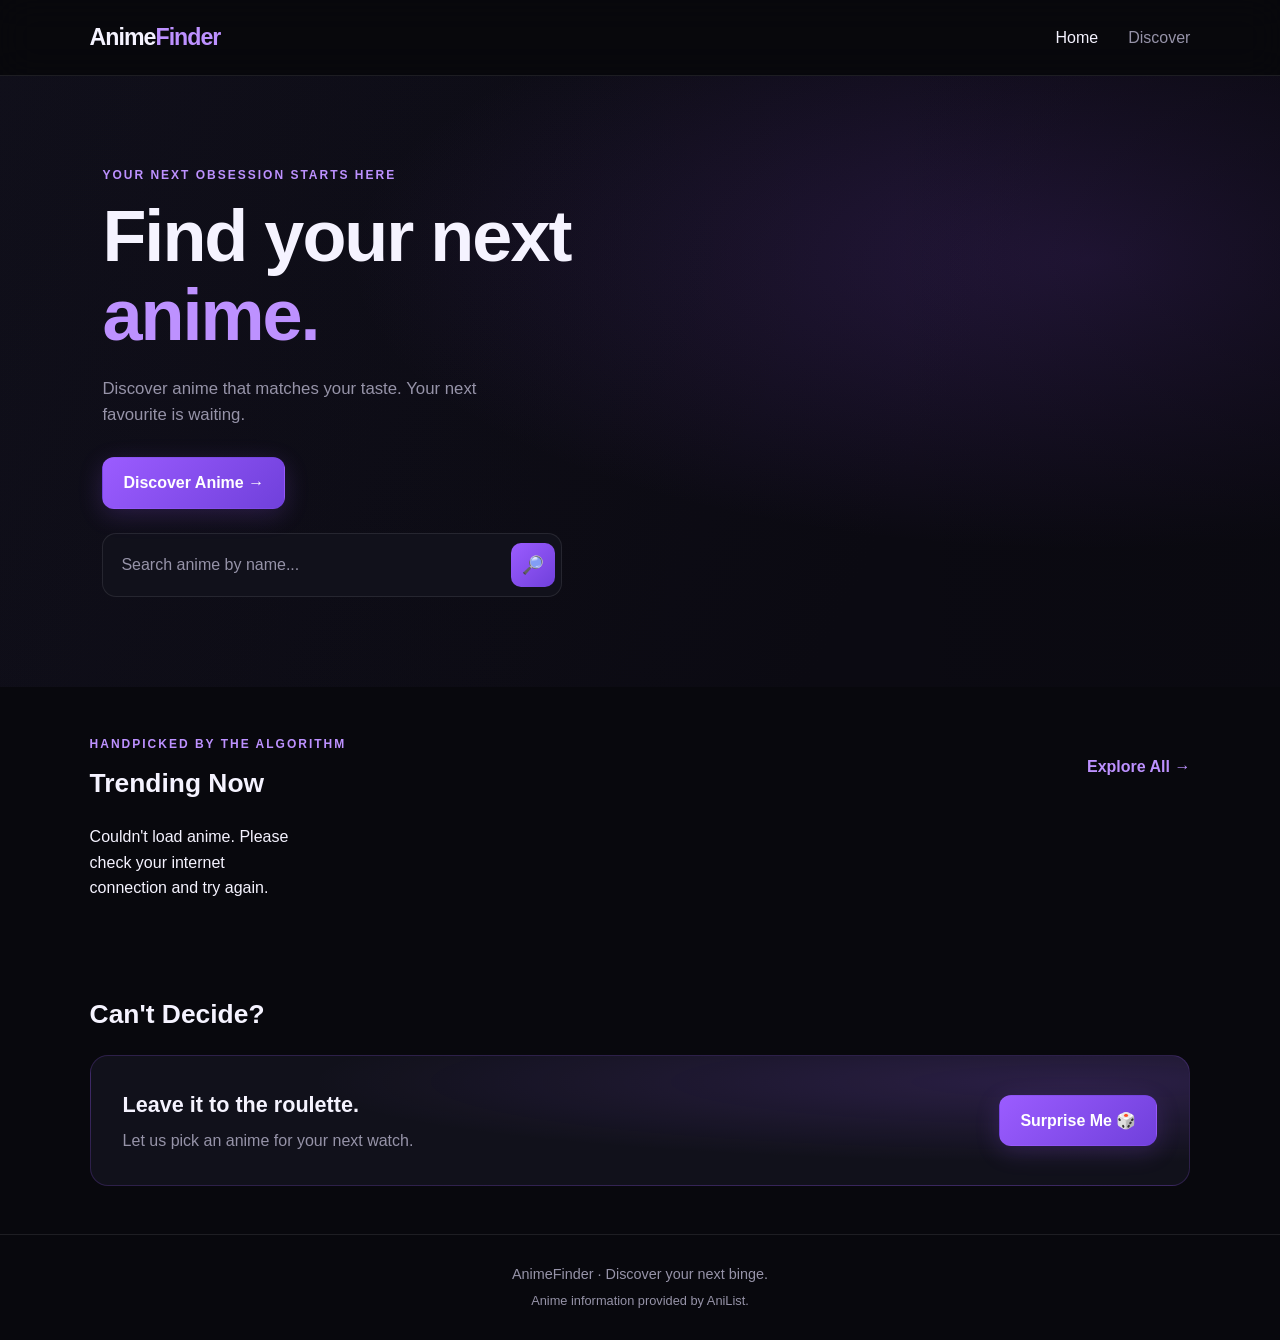
<file: anifinder/index.html>
<!DOCTYPE html>
<html lang="en">
<head>
    <meta charset="UTF-8">
    <meta name="viewport" content="width=device-width, initial-scale=1.0">

    <title>AnimeFinder | Discover Your Next Anime</title>

    <link rel="stylesheet" href="css/style.css">
</head>

<body>

    <header class="navbar">
        <a href="index.html" class="logo">Anime<span>Finder</span></a>

        <nav>
            <a href="index.html" class="active">Home</a>
            <a href="discover.html">Discover</a>
        </nav>
    </header>

    <main>

        <section class="hero" id="hero">
            <div class="hero-content">
                <span class="eyebrow">YOUR NEXT OBSESSION STARTS HERE</span>

                <h1>Find your next <span>anime.</span></h1>

                <p>
                    Discover anime that matches your taste.
                    Your next favourite is waiting.
                </p>

                <a href="discover.html" class="btn btn-primary">
                    Discover Anime →
                </a>
                <form class="hero-search" id="anime-search-form">
    <input
        type="search"
        id="anime-search-input"
        placeholder="Search anime by name..."
        aria-label="Search anime by name"
        required
    ><button type="submit" aria-label="Search">
    🔎
</button>

</form>
            </div>
        </section>

        <section class="section">
            <div class="section-heading">
                <div>
                    <span class="eyebrow">HANDPICKED BY THE ALGORITHM</span>
                    <h2>Trending Now</h2>
                </div>

                <a href="discover.html" class="text-link">Explore All →</a>
            </div>

            <div class="anime-grid" id="trending-anime">
                <p class="loading">Loading trending anime...</p>
            </div>
        </section>

        <section class="section">
            <div class="section-heading">
                <div>
                    <h2>Can't Decide?</h2>
                </div>
            </div>

            <div class="roulette-banner">
                <div>
                    <h3>Leave it to the roulette.</h3>
                    <p>Let us pick an anime for your next watch.</p>
                </div>

                <a href="discover.html?roulette=true"
                   class="btn btn-primary">
                    Surprise Me 🎲
                </a>
            </div>
        </section>

    </main>

    <footer>
        <p>AnimeFinder · Discover your next binge.</p>
        <p class="footer-note">Anime information provided by AniList.</p>
    </footer>

    <script src="js/anilist-api.js"></script>
    <script src="js/home.js"></script>

</body>
</html>
</file>
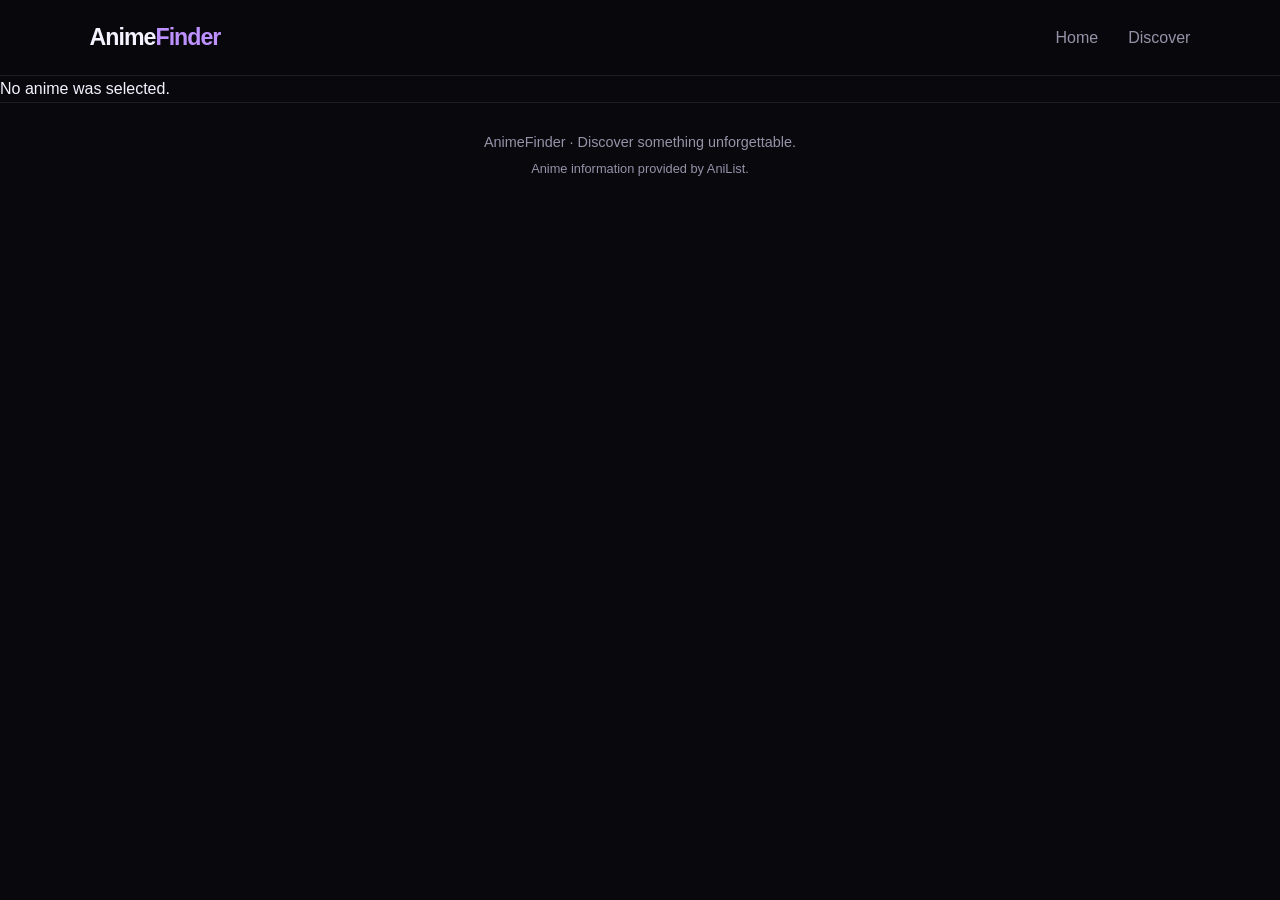
<file: anifinder/anime.html>
<!DOCTYPE html>
<html lang="en">
<head>
    <meta charset="UTF-8">
    <meta name="viewport" content="width=device-width, initial-scale=1.0">

    <title>Anime Details | AnimeFinder</title>

    <link rel="stylesheet" href="css/style.css">
</head>

<body>

    <header class="navbar">
        <a href="index.html" class="logo">Anime<span>Finder</span></a>

        <nav>
            <a href="index.html">Home</a>
            <a href="discover.html">Discover</a>
        </nav>
    </header>

    <main id="anime-details">

        <section class="details-loading">
            <p class="loading">Loading anime details...</p>
        </section>

    </main>

    <footer>
        <p>AnimeFinder · Discover something unforgettable.</p>
        <p class="footer-note">Anime information provided by AniList.</p>
    </footer>

    <script src="js/anilist-api.js"></script>
    <script src="js/anime.js"></script>

</body>
</html>
</file>
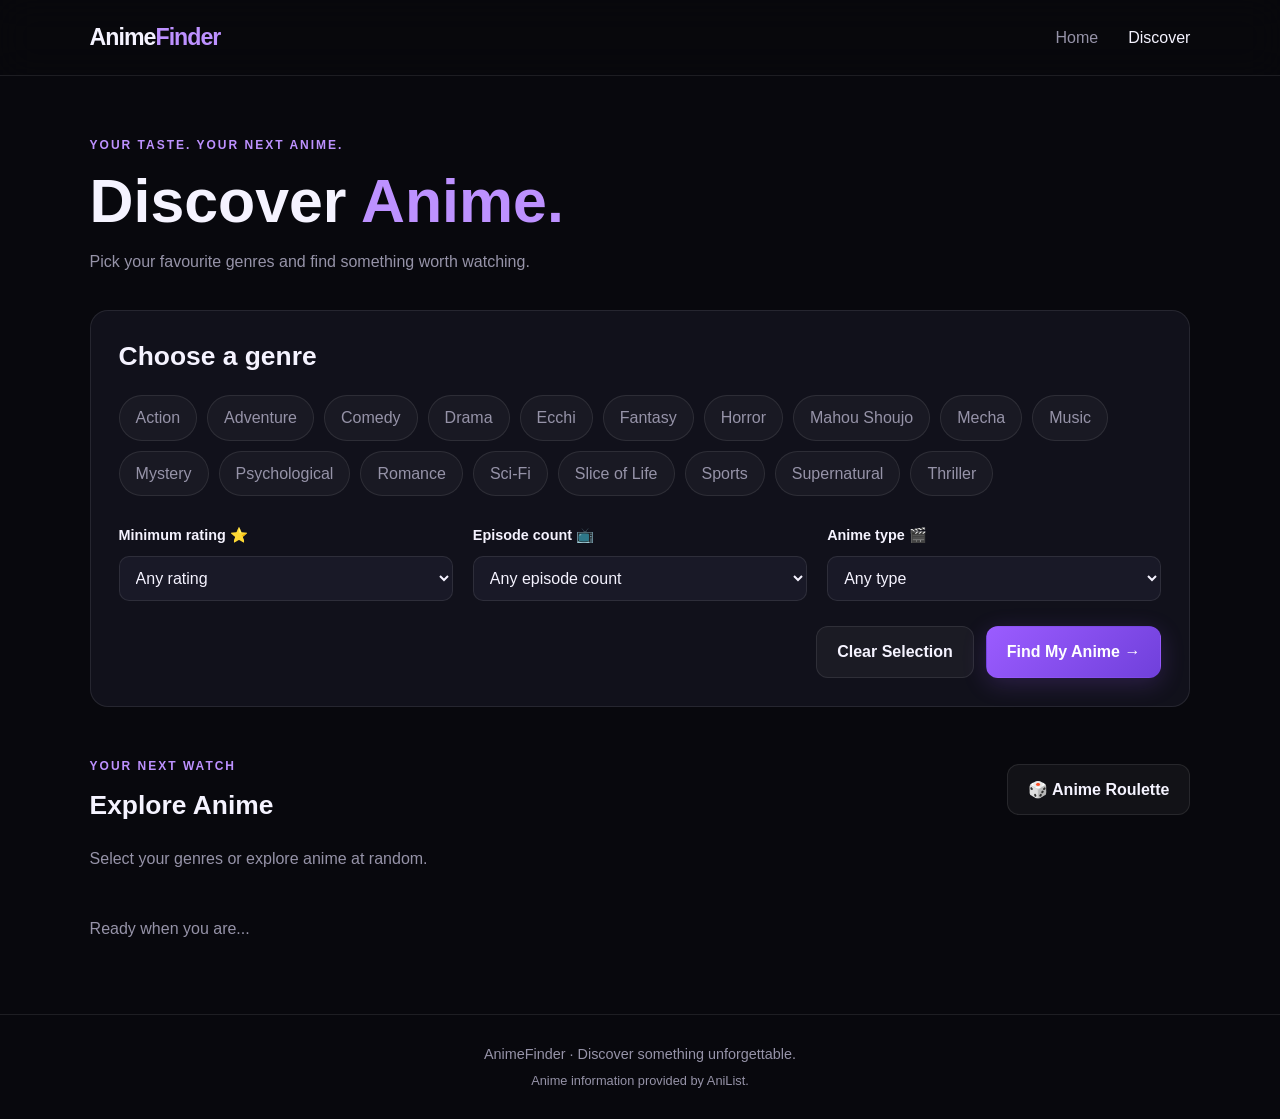
<file: anifinder/discover.html>
<!DOCTYPE html>
<html lang="en">
<head>
    <meta charset="UTF-8">
    <meta name="viewport" content="width=device-width, initial-scale=1.0">

    <title>Discover Anime | AnimeFinder</title>

    <link rel="stylesheet" href="css/style.css">
</head>

<body>

    <header class="navbar">
        <a href="index.html" class="logo">Anime<span>Finder</span></a>

        <nav>
            <a href="index.html">Home</a>
            <a href="discover.html" class="active">Discover</a>
        </nav>
    </header>

    <main class="page-container">

        <section class="page-heading">
            <span class="eyebrow">YOUR TASTE. YOUR NEXT ANIME.</span>

            <h1>Discover <span>Anime.</span></h1>

            <p>
                Pick your favourite genres and find something worth watching.
            </p>
        </section>

        <section class="filter-panel">

            <h2>Choose a genre</h2>
            <div class="genre-list" id="genre-list"><button class="genre-chip" data-genre="Action">Action</button>
<button class="genre-chip" data-genre="Adventure">Adventure</button>
<button class="genre-chip" data-genre="Comedy">Comedy</button>
<button class="genre-chip" data-genre="Drama">Drama</button>
<button class="genre-chip" data-genre="Ecchi">Ecchi</button>
<button class="genre-chip" data-genre="Fantasy">Fantasy</button>
<button class="genre-chip" data-genre="Horror">Horror</button>
<button class="genre-chip" data-genre="Mahou Shoujo">Mahou Shoujo</button>
<button class="genre-chip" data-genre="Mecha">Mecha</button>
<button class="genre-chip" data-genre="Music">Music</button>
<button class="genre-chip" data-genre="Mystery">Mystery</button>
<button class="genre-chip" data-genre="Psychological">Psychological</button>
<button class="genre-chip" data-genre="Romance">Romance</button>
<button class="genre-chip" data-genre="Sci-Fi">Sci-Fi</button>
<button class="genre-chip" data-genre="Slice of Life">Slice of Life</button>
<button class="genre-chip" data-genre="Sports">Sports</button>
<button class="genre-chip" data-genre="Supernatural">Supernatural</button>
<button class="genre-chip" data-genre="Thriller">Thriller</button>

</div>

           <div class="extra-filters"><div class="filter-group">
    <label for="min-rating">Minimum rating ⭐</label>

    <select id="min-rating">
        <option value="0">Any rating</option>
        <option value="60">6+/10</option>
        <option value="70">7+/10</option>
        <option value="80">8+/10</option>
        <option value="90">9+/10</option>
    </select>
</div>

<div class="filter-group">
    <label for="episode-range">Episode count 📺</label>

    <select id="episode-range">
        <option value="any">Any episode count</option>
        <option value="1-20">1–20 episodes</option>
        <option value="21-50">21–50 episodes</option>
        <option value="51-100">51–100 episodes</option>
        <option value="101-200">101–200 episodes</option>
        <option value="200+">200+ episodes</option>
    </select>
</div>

<div class="filter-group">
    <label for="anime-type">Anime type 🎬</label>

    <select id="anime-type">
        <option value="any">Any type</option>
        <option value="TV">TV series</option>
        <option value="MOVIE">Movie</option>
        <option value="OVA">OVA</option>
        <option value="SPECIAL">Special</option>
        <option value="ONA">ONA</option>
    </select>
</div>

</div>
            <div class="filter-actions">

                <button class="btn btn-secondary" id="clear-genres">
                    Clear Selection
                </button>

                <button class="btn btn-primary" id="find-anime">
                    Find My Anime →
                </button>

            </div>

        </section>

        <section class="results-section">

            <div class="section-heading">
                <div>
                    <span class="eyebrow">YOUR NEXT WATCH</span>
                    <h2 id="results-title">Explore Anime</h2>
                </div>

                <button class="btn btn-secondary" id="roulette-button">
                    🎲 Anime Roulette
                </button>
            </div>

            <p id="results-message" class="muted">
                Select your genres or explore anime at random.
            </p>

            <div class="anime-grid" id="anime-results">
                <p class="loading">Ready when you are...</p>
            </div>

            <button class="btn btn-secondary load-more"
                    id="load-more"
                    hidden>
                Load More
            </button>

        </section>

    </main>

    <footer>
        <p>AnimeFinder · Discover something unforgettable.</p>
        <p class="footer-note">Anime information provided by AniList.</p>
    </footer>

    <script src="js/anilist-api.js"></script>
    <script src="js/discover.js"></script>

</body>
</html>
</file>
<file: anifinder/css/style.css>
/* =========================
   1. GLOBAL SETTINGS
========================= */

* {
    margin: 0;
    padding: 0;
    box-sizing: border-box;
}

:root {
    --background: #08080d;
    --surface: #11111b;
    --surface-light: #191927;
    --purple: #9b5cff;
    --purple-light: #bd91ff;
    --text: #f5f3ff;
    --muted: #9693a8;
    --border: rgba(255, 255, 255, 0.09);
}

html {
    scroll-behavior: smooth;
}

body {
    background: var(--background);
    color: var(--text);
    font-family: Arial, Helvetica, sans-serif;
    line-height: 1.6;
    min-height: 100vh;
}

a {
    color: inherit;
    text-decoration: none;
}

button {
    font: inherit;
    cursor: pointer;
}

/* =========================
   2. NAVIGATION BAR
========================= */

.navbar {
    height: 76px;
    padding: 0 7%;
    display: flex;
    align-items: center;
    justify-content: space-between;

    background: rgba(8, 8, 13, 0.88);
    backdrop-filter: blur(18px);
    -webkit-backdrop-filter: blur(18px);

    border-bottom: 1px solid var(--border);

    position: sticky;
    top: 0;
    z-index: 100;
}

.logo {
    font-size: 1.45rem;
    font-weight: 800;
    letter-spacing: -1px;
}

.logo span,
.hero h1 span,
.page-heading h1 span {
    color: var(--purple-light);
}

.navbar nav {
    display: flex;
    gap: 30px;
}

.navbar nav a {
    color: var(--muted);
    transition: color 0.2s ease;
}

.navbar nav a:hover,
.navbar nav a.active {
    color: var(--text);
}

/* =========================
   3. BUTTONS
========================= */

.btn {
    display: inline-flex;
    align-items: center;
    justify-content: center;
    gap: 8px;

    border: 1px solid transparent;
    border-radius: 12px;

    padding: 12px 20px;
    font-weight: 700;

    transition:
        transform 0.2s ease,
        background 0.2s ease,
        border-color 0.2s ease;
}

.btn:hover {
    transform: translateY(-2px);
}

.btn-primary {
    background: linear-gradient(
        135deg,
        var(--purple),
        #7040db
    );

    color: white;
    box-shadow: 0 6px 24px rgba(155, 92, 255, 0.2);
}

.btn-primary:hover {
    box-shadow: 0 8px 30px rgba(155, 92, 255, 0.35);
}

.btn-secondary {
    background: rgba(255, 255, 255, 0.045);
    border-color: var(--border);
    color: var(--text);
}

.btn-secondary:hover {
    background: rgba(255, 255, 255, 0.09);
    border-color: rgba(189, 145, 255, 0.4);
}

/* =========================
   4. HOMEPAGE HERO
========================= */

.hero {
    min-height: 440px;
    padding: 90px 8%;

    display: flex;
    align-items: center;

    position: relative;
    overflow: hidden;

    background:
        radial-gradient(
            ellipse at 85% 30%,
            rgba(116, 63, 190, 0.24),
            transparent 48%
        ),
        linear-gradient(
            115deg,
            #11101c,
            #0b0a12 70%
        );
}

.hero::after {
    content: "";
    position: absolute;
    inset: 0;

    background: linear-gradient(
        90deg,
        rgba(8, 8, 13, 0.1),
        transparent 70%,
        rgba(8, 8, 13, 0.4)
    );

    pointer-events: none;
}

.hero-content {
    position: relative;
    z-index: 1;
    max-width: 620px;
}

.eyebrow {
    display: block;
    color: var(--purple-light);

    font-size: 0.75rem;
    font-weight: 800;
    letter-spacing: 2px;
    text-transform: uppercase;

    margin-bottom: 12px;
}

.hero h1 {
    font-size: clamp(2.6rem, 6vw, 4.5rem);
    line-height: 1.1;
    letter-spacing: -2px;

    margin-bottom: 20px;
}

.hero p {
    color: var(--muted);
    max-width: 430px;

    margin-bottom: 28px;
    font-size: 1.05rem;
}

/* =========================
   5. SECTIONS
========================= */

.section,
.results-section {
    padding: 48px 7%;
}

.section-heading {
    display: flex;
    align-items: center;
    justify-content: space-between;
    gap: 20px;

    margin-bottom: 24px;
}

.section-heading h2,
.filter-panel h2 {
    font-size: 1.65rem;
    line-height: 1.3;
}

.text-link {
    color: var(--purple-light);
    font-weight: 700;
}

.text-link:hover {
    color: white;
}

.muted,
.footer-note {
    color: var(--muted);
}

/* =========================
   6. ANIME CARDS
========================= */

.anime-grid {
    display: grid;
    grid-template-columns: repeat(5, minmax(0, 1fr));
    gap: 22px;
}

.anime-card {
    min-width: 0;
    overflow: hidden;

    background: var(--surface);
    border: 1px solid var(--border);
    border-radius: 15px;

    transition:
        transform 0.25s ease,
        border-color 0.25s ease,
        box-shadow 0.25s ease;
}

.anime-card:hover {
    transform: translateY(-6px);
    border-color: rgba(155, 92, 255, 0.5);

    box-shadow: 0 12px 30px rgba(0, 0, 0, 0.25);
}

.anime-card img {
    display: block;
    width: 100%;
    aspect-ratio: 3 / 4;

    object-fit: cover;
    background: var(--surface-light);
}

.anime-card-content {
    padding: 13px;
}

.anime-card h3 {
    font-size: 0.95rem;
    line-height: 1.4;

    display: -webkit-box;
    -webkit-box-orient: vertical;
    -webkit-line-clamp: 2;
    line-clamp: 2;

    overflow: hidden;
    margin-bottom: 8px;
}

.anime-card-meta {
    display: flex;
    align-items: center;
    justify-content: space-between;
    gap: 8px;

    color: var(--muted);
    font-size: 0.8rem;
}

.rating {
    color: #ffd479;
    font-weight: 700;
}

.loading {
    color: var(--muted);
    padding: 24px 0;
}

/* =========================
   7. ROULETTE BANNER
========================= */

.roulette-banner {
    display: flex;
    align-items: center;
    justify-content: space-between;
    gap: 24px;

    padding: 32px;

    border: 1px solid rgba(155, 92, 255, 0.2);
    border-radius: 18px;

    background:
        radial-gradient(
            ellipse at 90% 20%,
            rgba(155, 92, 255, 0.19),
            transparent 55%
        ),
        var(--surface);
}

.roulette-banner h3 {
    font-size: 1.35rem;
    margin-bottom: 5px;
}

.roulette-banner p {
    color: var(--muted);
}

/* =========================
   8. DISCOVER PAGE
========================= */

.page-container {
    min-height: 70vh;
}

.page-heading {
    padding: 60px 7% 35px;
}

.page-heading h1 {
    font-size: clamp(2.5rem, 5vw, 3.8rem);
    line-height: 1.15;
    margin-bottom: 12px;
}

.page-heading p {
    color: var(--muted);
}

.filter-panel {
    margin: 0 7% 25px;
    padding: 28px;

    background: var(--surface);
    border: 1px solid var(--border);
    border-radius: 18px;
}

.filter-panel h2 {
    margin-bottom: 5px;
}

.genre-list {
    display: flex;
    flex-wrap: wrap;
    gap: 10px;

    margin-top: 22px;
}

.genre-chip {
    padding: 9px 16px;

    background: rgba(255, 255, 255, 0.035);
    border: 1px solid var(--border);
    border-radius: 30px;

    color: var(--muted);

    transition:
        background 0.2s ease,
        color 0.2s ease,
        border-color 0.2s ease;
}

.genre-chip:hover {
    color: white;
    border-color: var(--purple);
}

.genre-chip.selected {
    color: white;
    background: rgba(155, 92, 255, 0.18);
    border-color: var(--purple);
}

.filter-actions {
    display: flex;
    justify-content: flex-end;
    flex-wrap: wrap;
    gap: 12px;

    margin-top: 25px;
}

.results-section {
    padding-top: 25px;
}

.results-section > .muted {
    margin-bottom: 20px;
}

.load-more {
    display: flex;
    margin: 30px auto 0;
}

.load-more[hidden] {
    display: none;
}

/* =========================
   9. ANIME DETAILS PAGE
========================= */

.details-hero {
    min-height: 380px;
    padding: 60px 7%;

    display: flex;
    align-items: flex-end;

    background-color: var(--surface);
    background-size: cover;
    background-position: center;

    position: relative;
}

.details-hero::before {
    content: "";
    position: absolute;
    inset: 0;

    background: linear-gradient(
        0deg,
        var(--background) 0%,
        rgba(8, 8, 13, 0.4) 65%,
        rgba(8, 8, 13, 0.15) 100%
    );
}

.details-hero-content {
    position: relative;
    z-index: 1;
    max-width: 850px;
}

.details-hero h1 {
    font-size: clamp(2rem, 5vw, 3.5rem);
    line-height: 1.2;
    margin-bottom: 12px;
}

.details-layout {
    display: grid;
    grid-template-columns: 220px minmax(0, 1fr);
    gap: 35px;

    padding: 0 7% 60px;
}

.details-cover {
    width: 100%;
    border-radius: 15px;
    border: 1px solid var(--border);
}

.details-description {
    color: #c6c3d4;
    line-height: 1.9;
}

.details-genres {
    display: flex;
    flex-wrap: wrap;
    gap: 8px;

    margin: 18px 0 25px;
}

.details-genres span {
    padding: 6px 12px;

    background: var(--surface-light);
    border: 1px solid var(--border);
    border-radius: 20px;

    font-size: 0.85rem;
}

/* =========================
   10. FOOTER
========================= */

footer {
    padding: 28px 7%;
    text-align: center;

    border-top: 1px solid var(--border);

    color: var(--muted);
    font-size: 0.9rem;
}

.footer-note {
    font-size: 0.8rem;
    margin-top: 5px;
}

/* =========================
   11. RESPONSIVE LAYOUT
========================= */

@media (max-width: 1100px) {
    .anime-grid {
        grid-template-columns: repeat(4, minmax(0, 1fr));
    }
}

@media (max-width: 800px) {
    .anime-grid {
        grid-template-columns: repeat(3, minmax(0, 1fr));
        gap: 15px;
    }

    .details-layout {
        grid-template-columns: 160px minmax(0, 1fr);
        gap: 22px;
    }

    .navbar {
        padding: 0 5%;
    }

    .section,
    .results-section {
        padding-left: 5%;
        padding-right: 5%;
    }

    .filter-panel {
        margin-left: 5%;
        margin-right: 5%;
    }
}

@media (max-width: 520px) {
    .navbar {
        height: 65px;
    }

    .logo {
        font-size: 1.2rem;
    }

    .navbar nav {
        gap: 16px;
        font-size: 0.9rem;
    }

    .hero {
        min-height: 390px;
        padding: 65px 6%;
    }

    .hero h1 {
        letter-spacing: -1px;
    }

    .section,
    .results-section {
        padding: 35px 5%;
    }

    .anime-grid {
        grid-template-columns: repeat(2, minmax(0, 1fr));
        gap: 13px;
    }

    .section-heading {
        align-items: flex-start;
    }

    .section-heading h2 {
        font-size: 1.35rem;
    }

    .roulette-banner {
        align-items: flex-start;
        flex-direction: column;
        padding: 24px;
    }

    .page-heading {
        padding: 45px 5% 25px;
    }

    .filter-panel {
        padding: 20px;
        margin: 0 5% 20px;
    }

    .filter-actions {
        justify-content: stretch;
    }

    .filter-actions .btn {
        flex: 1;
    }

    .results-section .section-heading {
        flex-direction: column;
    }

    .details-hero {
        min-height: 320px;
        padding: 35px 5%;
    }

    .details-layout {
        grid-template-columns: 105px minmax(0, 1fr);
        gap: 15px;
        padding: 0 5% 40px;
    }

    .details-description {
        font-size: 0.9rem;
        line-height: 1.7;
    }
}
/* EXTRA DISCOVER FILTERS */

.extra-filters {
display: grid;
grid-template-columns: repeat(3, minmax(0, 1fr));
gap: 20px;
margin-top: 28px;
}

.filter-group {
display: flex;
flex-direction: column;
gap: 9px;
}

.filter-group label {
font-size: 0.9rem;
font-weight: 700;
}

.filter-group select {
width: 100%;
padding: 12px;
background: var(--surface-light);
color: var(--text);
border: 1px solid var(--border);
border-radius: 10px;
font: inherit;
}

.filter-group select:focus {
outline: 1px solid var(--purple);
border-color: var(--purple);
}

.filter-group option {
background: var(--surface);
color: var(--text);
}

@media (max-width: 650px) {
.extra-filters {
grid-template-columns: 1fr;
}
}
/* HOMEPAGE ANIME SEARCH */

.hero-search {
display: flex;
align-items: center;
width: 100%;
max-width: 460px;
margin-top: 24px;
padding: 6px;

background: var(--surface);
border: 1px solid var(--border);
border-radius: 14px;

transition:
    border-color 0.2s ease,
    box-shadow 0.2s ease;

}

.hero-search:focus-within {
border-color: var(--purple);
box-shadow: 0 0 20px rgba(155, 92, 255, 0.15);
}

.hero-search input {
flex: 1;
min-width: 0;
padding: 12px;

background: transparent;
border: none;
outline: none;

color: var(--text);
font: inherit;

}

.hero-search input::placeholder {
color: var(--muted);
}

.hero-search button {
display: flex;
align-items: center;
justify-content: center;

width: 44px;
height: 44px;

border: none;
border-radius: 10px;

background: linear-gradient(
    135deg,
    var(--purple),
    #7040db
);

color: white;
font-size: 1.1rem;

transition: transform 0.2s ease;

}

.hero-search button:hover {
transform: scale(1.05);
}
</file>
